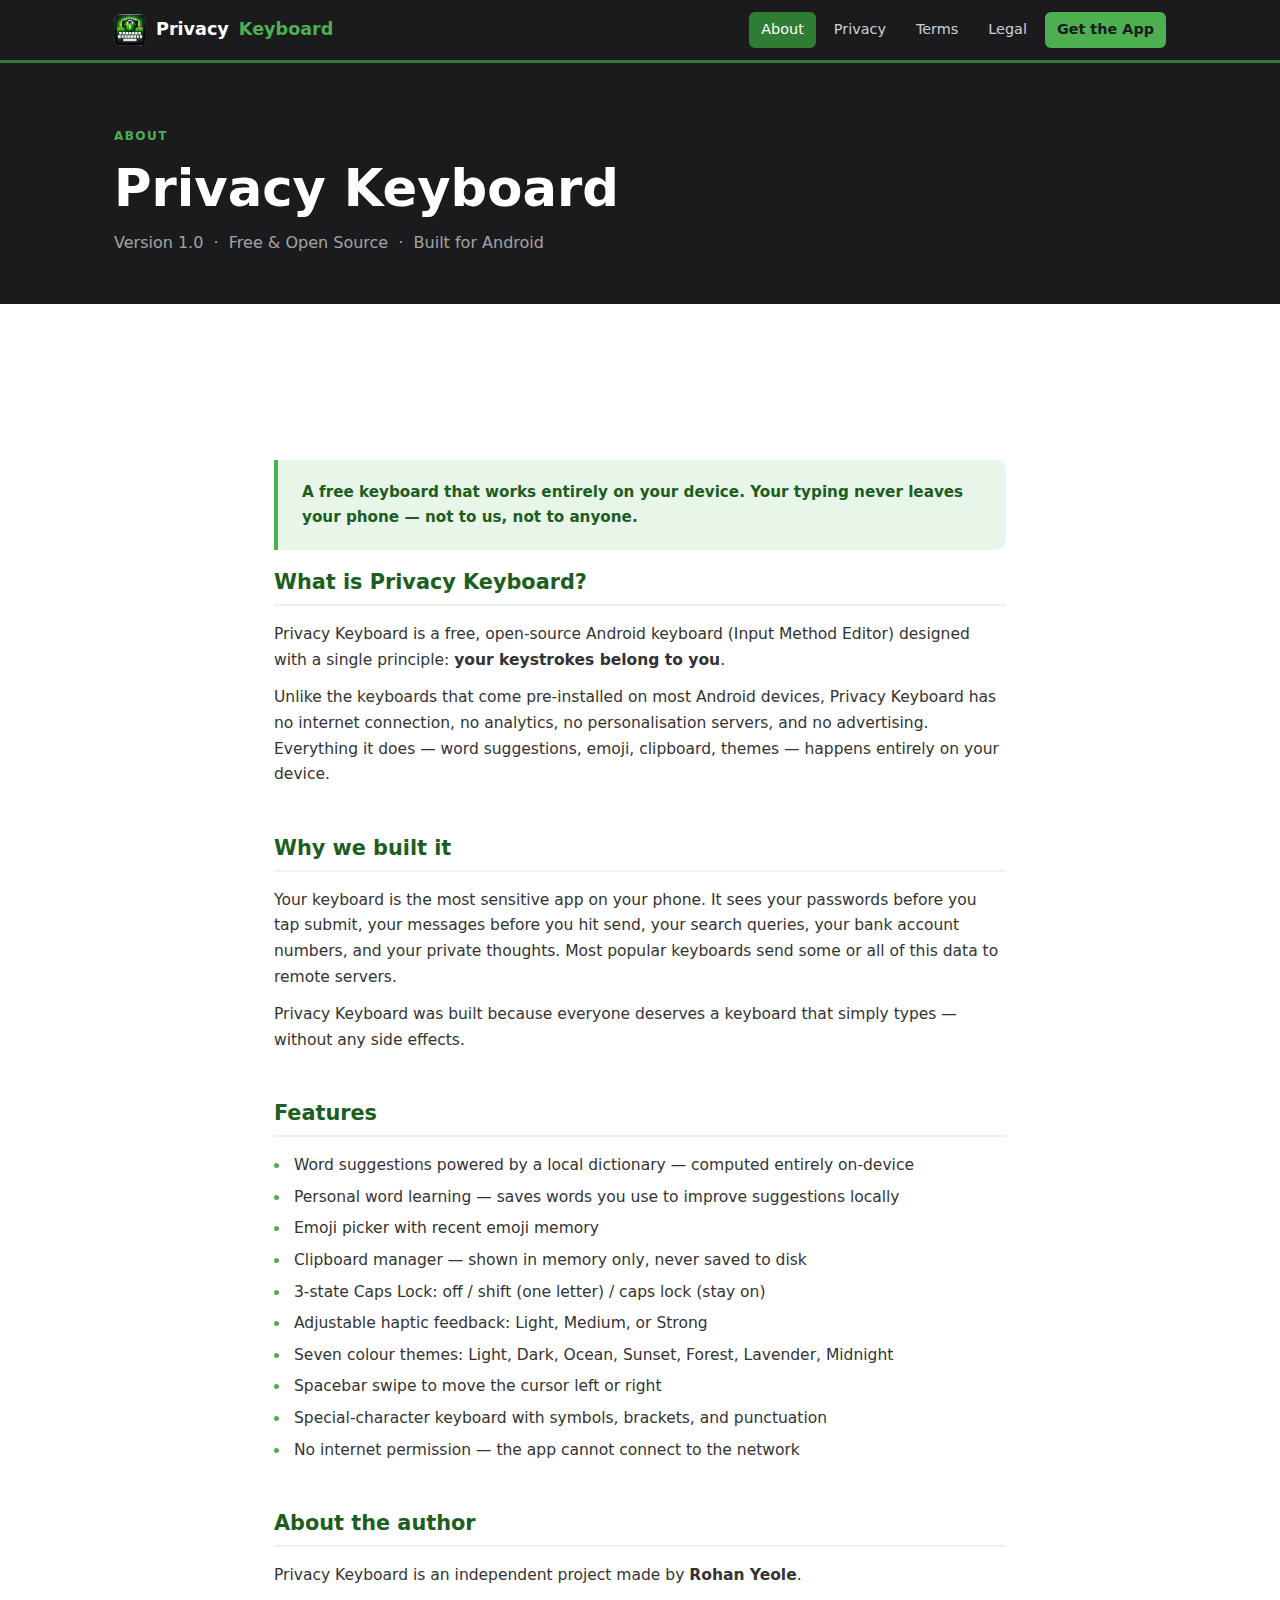
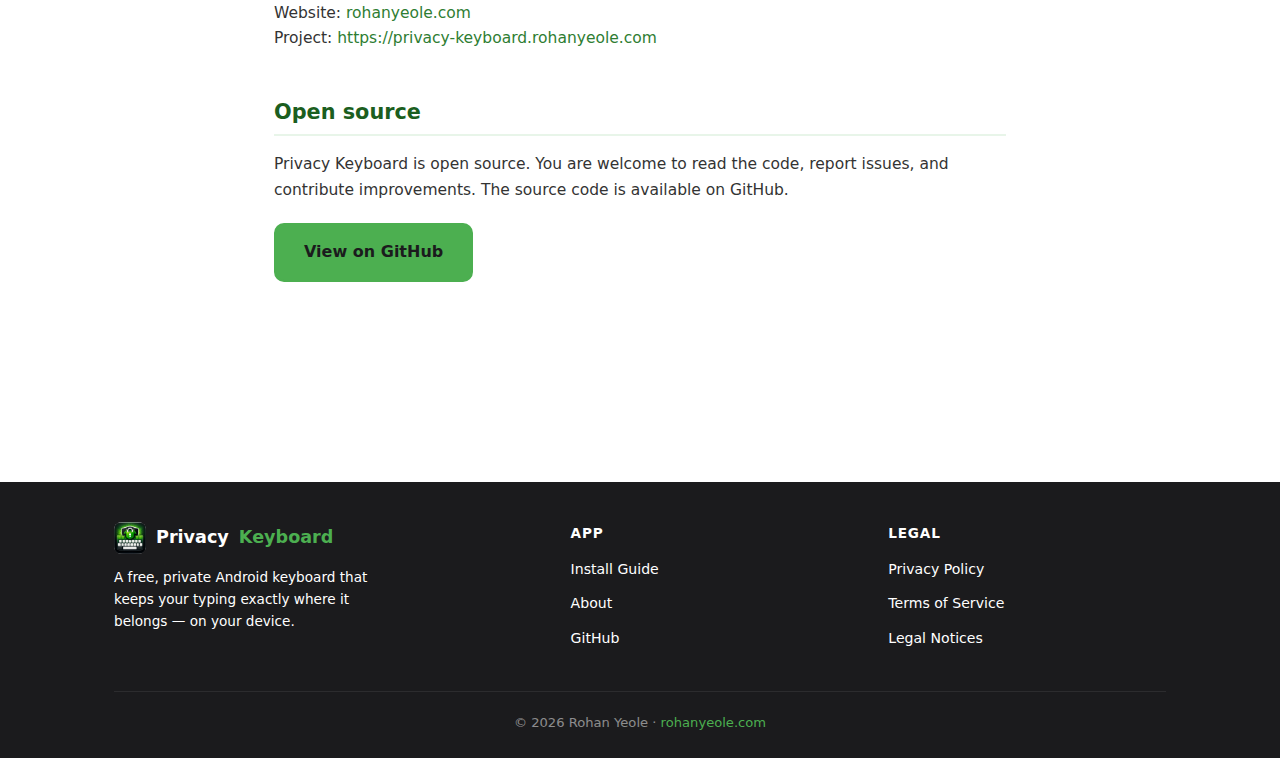
<file: website/about.html>
<!DOCTYPE html>
<html lang="en">
<head>
  <meta charset="UTF-8" />
  <meta name="viewport" content="width=device-width, initial-scale=1.0" />
  <title>About Privacy Keyboard — Free Private Android Keyboard by Rohan Yeole</title>
  <meta name="description" content="Learn about Privacy Keyboard — a free, open-source Android keyboard built by Rohan Yeole. Your typing never leaves your device. No ads, no tracking, no internet.">
  <meta name="author" content="Rohan Yeole">
  <meta name="robots" content="index, follow">
  <meta name="theme-color" content="#1B5E20">
  <link rel="canonical" href="https://privacy-keyboard.rohanyeole.com/about.html" />
  <link rel="icon" href="media/privacy-keyboard.png" />

  <!-- Open Graph -->
  <meta property="og:type" content="website" />
  <meta property="og:site_name" content="Privacy Keyboard" />
  <meta property="og:title" content="About Privacy Keyboard — Free Private Android Keyboard" />
  <meta property="og:description" content="A free, open-source Android keyboard built by Rohan Yeole. Your typing never leaves your device. No ads, no tracking, no internet." />
  <meta property="og:url" content="https://privacy-keyboard.rohanyeole.com/about.html" />
  <meta property="og:image" content="https://privacy-keyboard.rohanyeole.com/media/og-image.png" />
  <meta property="og:image:width" content="1200" />
  <meta property="og:image:height" content="630" />
  <meta property="og:image:alt" content="Privacy Keyboard app" />
  <meta property="og:locale" content="en_US" />

  <!-- Twitter Card -->
  <meta name="twitter:card" content="summary_large_image" />
  <meta name="twitter:title" content="About Privacy Keyboard" />
  <meta name="twitter:description" content="A free, open-source Android keyboard built by Rohan Yeole. Your typing never leaves your device." />
  <meta name="twitter:image" content="https://privacy-keyboard.rohanyeole.com/media/og-image.png" />

  <!-- Structured Data -->
  <script type="application/ld+json">
  {
    "@context": "https://schema.org",
    "@type": "WebPage",
    "@id": "https://privacy-keyboard.rohanyeole.com/about.html",
    "url": "https://privacy-keyboard.rohanyeole.com/about.html",
    "name": "About Privacy Keyboard",
    "description": "Learn about Privacy Keyboard — a free, open-source Android keyboard built by Rohan Yeole.",
    "isPartOf": { "@id": "https://privacy-keyboard.rohanyeole.com/#website" },
    "author": {
      "@type": "Person",
      "name": "Rohan Yeole",
      "url": "https://rohanyeole.com"
    }
  }
  </script>

  <link rel="stylesheet" href="css/style.css" />
</head>
<body>

<nav>
  <div class="container nav-inner">
    <a href="index.html" class="nav-logo">
      <img src="media/privacy-keyboard.png" alt="Privacy Keyboard icon" />
      Privacy<span class="logo-dot">Keyboard</span>
    </a>
    <div class="nav-links">
      <a href="about.html" class="active">About</a>
      <a href="privacy.html">Privacy</a>
      <a href="terms.html">Terms</a>
      <a href="legal.html">Legal</a>
      <a href="index.html#install" class="nav-cta">Get the App</a>
    </div>
  </div>
</nav>

<section class="info-hero">
  <div class="container">
    <p class="section-label">About</p>
    <h1>Privacy Keyboard</h1>
    <p class="subtitle">Version 1.0 &nbsp;·&nbsp; Free &amp; Open Source &nbsp;·&nbsp; Built for Android</p>
  </div>
</section>

<section class="info-body">
  <div class="container">

    <div class="info-callout">
      A free keyboard that works entirely on your device. Your typing never leaves your phone — not to us, not to anyone.
    </div>

    <div class="info-section">
      <h2>What is Privacy Keyboard?</h2>
      <p>Privacy Keyboard is a free, open-source Android keyboard (Input Method Editor) designed with a single principle: <strong>your keystrokes belong to you</strong>.</p>
      <p>Unlike the keyboards that come pre-installed on most Android devices, Privacy Keyboard has no internet connection, no analytics, no personalisation servers, and no advertising. Everything it does — word suggestions, emoji, clipboard, themes — happens entirely on your device.</p>
    </div>

    <div class="info-section">
      <h2>Why we built it</h2>
      <p>Your keyboard is the most sensitive app on your phone. It sees your passwords before you tap submit, your messages before you hit send, your search queries, your bank account numbers, and your private thoughts. Most popular keyboards send some or all of this data to remote servers.</p>
      <p>Privacy Keyboard was built because everyone deserves a keyboard that simply types — without any side effects.</p>
    </div>

    <div class="info-section">
      <h2>Features</h2>
      <ul>
        <li>Word suggestions powered by a local dictionary — computed entirely on-device</li>
        <li>Personal word learning — saves words you use to improve suggestions locally</li>
        <li>Emoji picker with recent emoji memory</li>
        <li>Clipboard manager — shown in memory only, never saved to disk</li>
        <li>3-state Caps Lock: off / shift (one letter) / caps lock (stay on)</li>
        <li>Adjustable haptic feedback: Light, Medium, or Strong</li>
        <li>Seven colour themes: Light, Dark, Ocean, Sunset, Forest, Lavender, Midnight</li>
        <li>Spacebar swipe to move the cursor left or right</li>
        <li>Special-character keyboard with symbols, brackets, and punctuation</li>
        <li>No internet permission — the app cannot connect to the network</li>
      </ul>
    </div>

    <div class="info-section">
      <h2>About the author</h2>
      <p>Privacy Keyboard is an independent project made by <strong>Rohan Yeole</strong>.</p>
      <p>
        Website: <a href="https://rohanyeole.com" target="_blank" rel="noopener">rohanyeole.com</a><br>
        Project: <a href="https://privacy-keyboard.rohanyeole.com">https://privacy-keyboard.rohanyeole.com</a>
      </p>
    </div>

    <div class="info-section">
      <h2>Open source</h2>
      <p>Privacy Keyboard is open source. You are welcome to read the code, report issues, and contribute improvements. The source code is available on GitHub.</p>
      <p><a href="https://github.com/yeole-rohan/Privacy-Keyboard" target="_blank" rel="noopener" class="btn btn-primary"
          style="display:inline-block; margin-top:8px;">View on GitHub</a></p>
    </div>

  </div>
</section>

<footer>
  <div class="container">
    <div class="footer-inner">
      <div class="footer-brand">
        <a href="index.html" class="nav-logo">
          <img src="media/privacy-keyboard.png" alt="" />
          Privacy<span class="logo-dot">Keyboard</span>
        </a>
        <p>A free, private Android keyboard that keeps your typing exactly where it belongs — on your device.</p>
      </div>
      <div class="footer-links">
        <h4>App</h4>
        <ul>
          <li><a href="index.html#install">Install Guide</a></li>
          <li><a href="about.html">About</a></li>
          <li><a href="https://github.com/yeole-rohan/Privacy-Keyboard" target="_blank" rel="noopener">GitHub</a></li>
        </ul>
      </div>
      <div class="footer-links">
        <h4>Legal</h4>
        <ul>
          <li><a href="privacy.html">Privacy Policy</a></li>
          <li><a href="terms.html">Terms of Service</a></li>
          <li><a href="legal.html">Legal Notices</a></li>
        </ul>
      </div>
    </div>
    <div class="footer-bottom">
      <span>© 2026 Rohan Yeole · <a href="https://rohanyeole.com" target="_blank" rel="noopener">rohanyeole.com</a></span>
    </div>
  </div>
</footer>

</body>
</html>
</file>
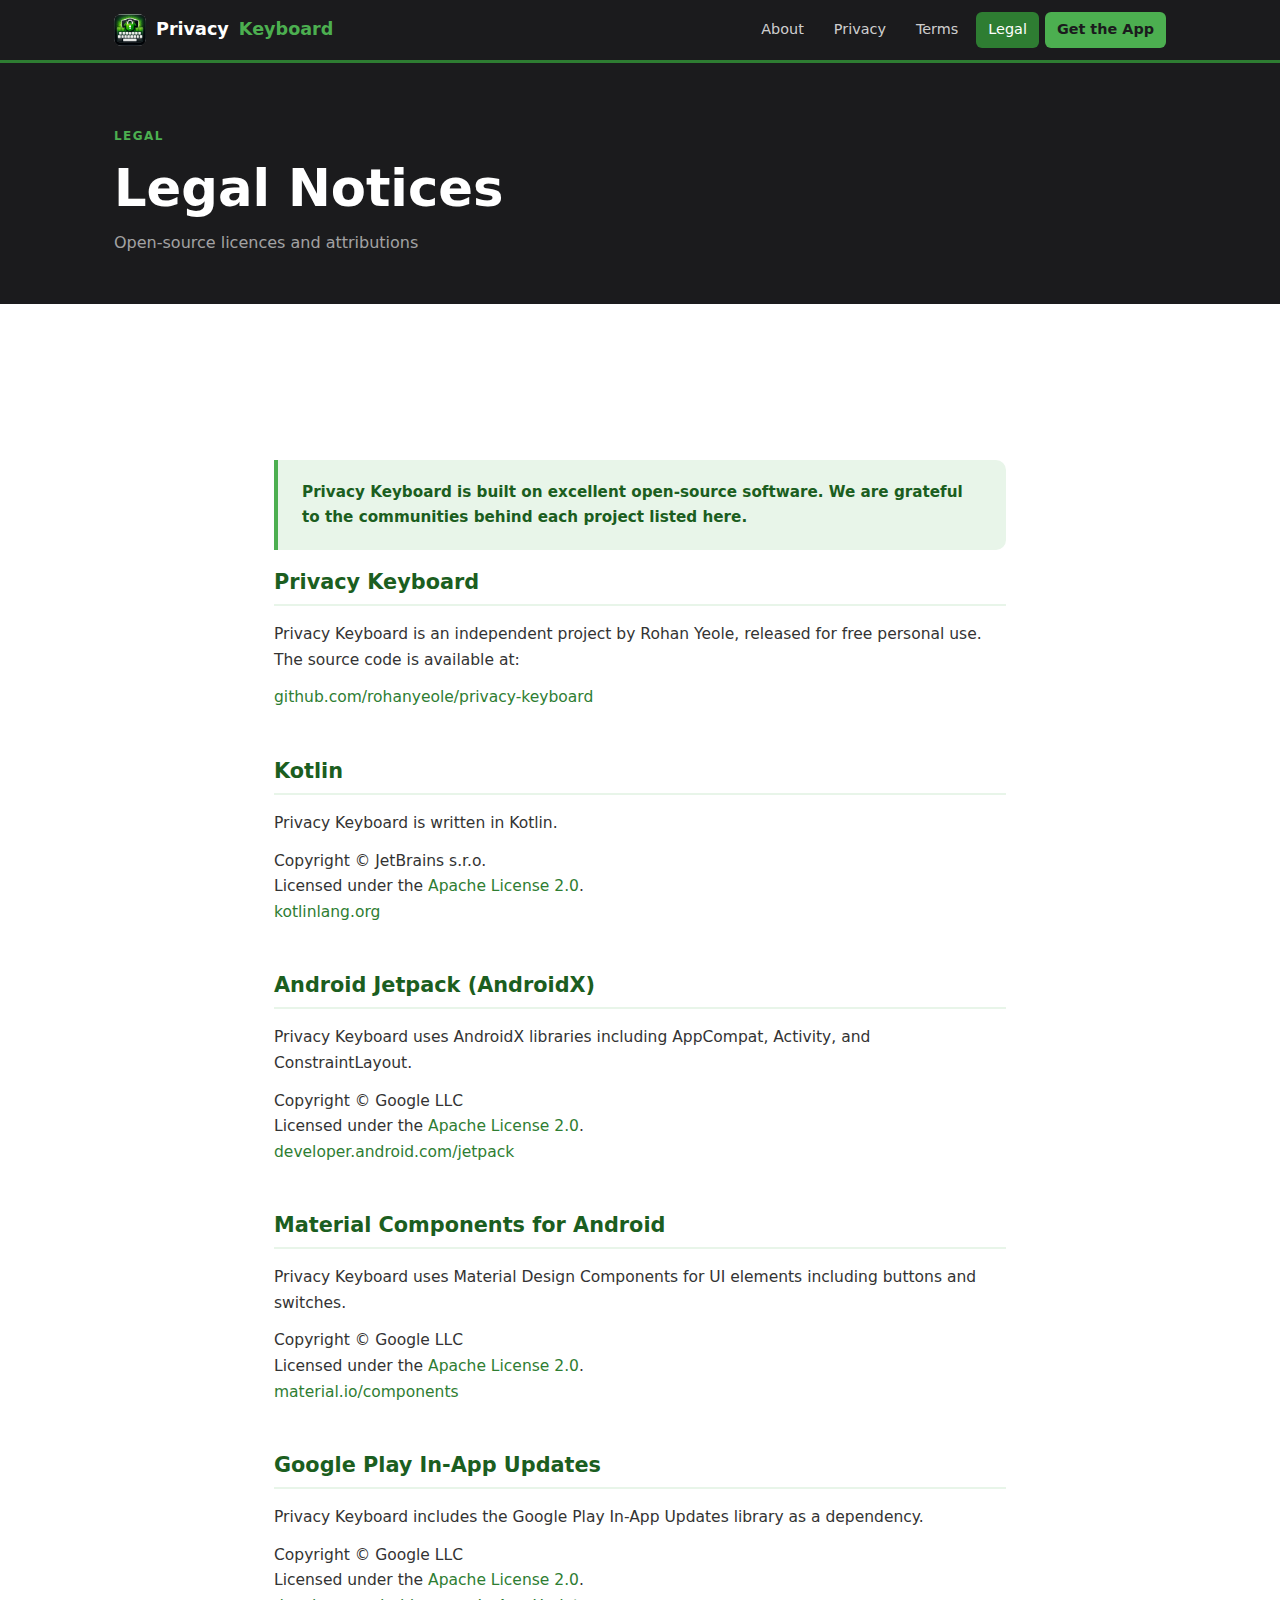
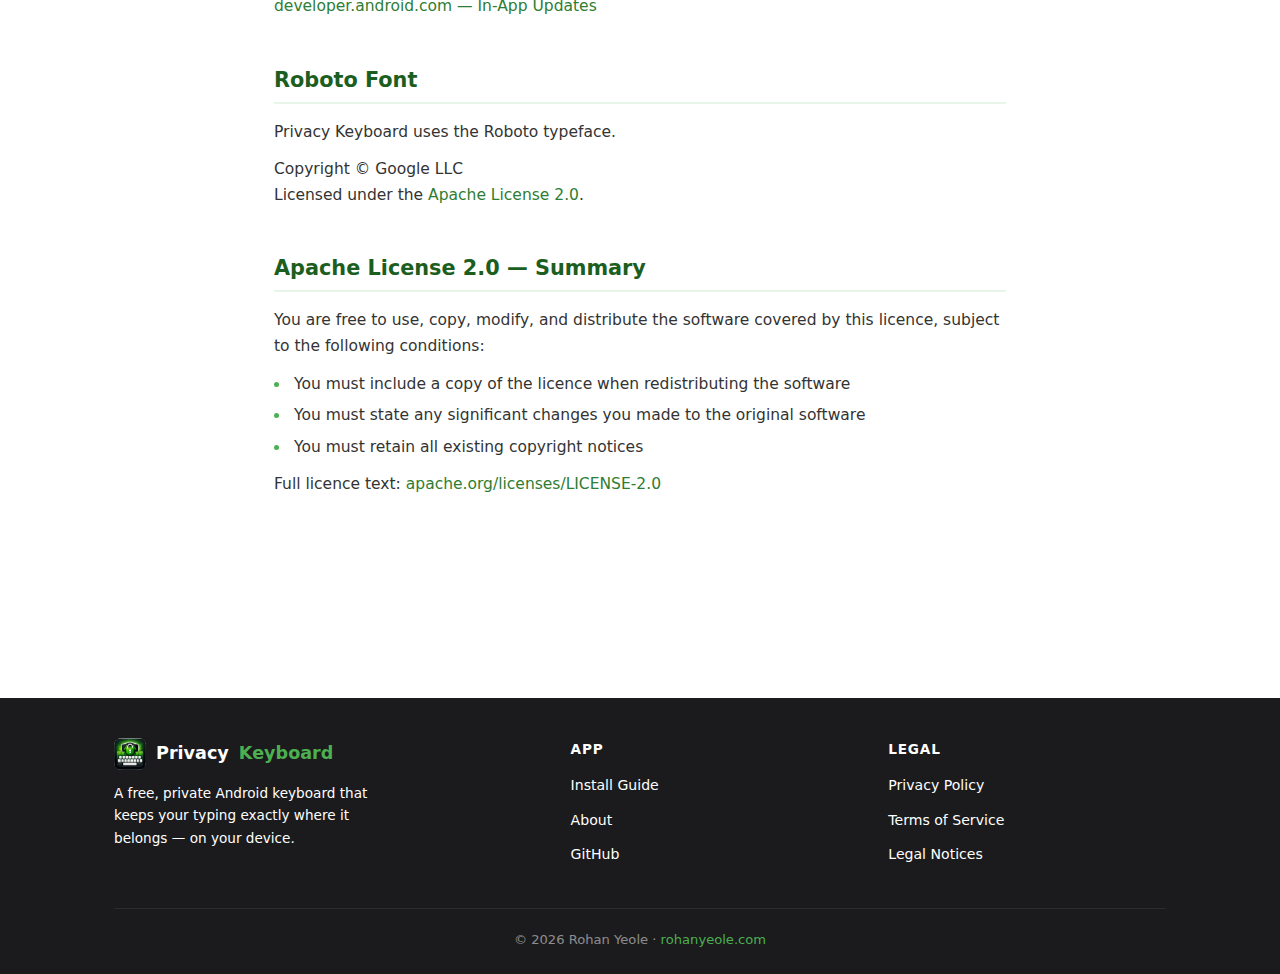
<file: website/legal.html>
<!DOCTYPE html>
<html lang="en">
<head>
  <meta charset="UTF-8" />
  <meta name="viewport" content="width=device-width, initial-scale=1.0" />
  <title>Legal Notices — Privacy Keyboard | Open-Source Licences</title>
  <meta name="description" content="Open-source licences and attributions for Privacy Keyboard. Built with Kotlin, AndroidX, Material Components, and the Roboto font.">
  <meta name="author" content="Rohan Yeole">
  <meta name="robots" content="index, follow">
  <meta name="theme-color" content="#1B5E20">
  <link rel="canonical" href="https://privacy-keyboard.rohanyeole.com/legal.html" />
  <link rel="icon" href="media/privacy-keyboard.png" />

  <!-- Open Graph -->
  <meta property="og:type" content="website" />
  <meta property="og:site_name" content="Privacy Keyboard" />
  <meta property="og:title" content="Legal Notices — Privacy Keyboard" />
  <meta property="og:description" content="Open-source licences and attributions for Privacy Keyboard." />
  <meta property="og:url" content="https://privacy-keyboard.rohanyeole.com/legal.html" />
  <meta property="og:image" content="https://privacy-keyboard.rohanyeole.com/media/og-image.png" />
  <meta property="og:image:width" content="1200" />
  <meta property="og:image:height" content="630" />
  <meta property="og:locale" content="en_US" />

  <!-- Twitter Card -->
  <meta name="twitter:card" content="summary" />
  <meta name="twitter:title" content="Legal Notices — Privacy Keyboard" />
  <meta name="twitter:description" content="Open-source licences and attributions for Privacy Keyboard." />
  <meta name="twitter:image" content="https://privacy-keyboard.rohanyeole.com/media/og-image.png" />

  <!-- Structured Data -->
  <script type="application/ld+json">
  {
    "@context": "https://schema.org",
    "@type": "WebPage",
    "@id": "https://privacy-keyboard.rohanyeole.com/legal.html",
    "url": "https://privacy-keyboard.rohanyeole.com/legal.html",
    "name": "Legal Notices — Privacy Keyboard",
    "description": "Open-source licences and attributions for Privacy Keyboard.",
    "isPartOf": { "@id": "https://privacy-keyboard.rohanyeole.com/#website" }
  }
  </script>

  <link rel="stylesheet" href="css/style.css" />
</head>
<body>

<nav>
  <div class="container nav-inner">
    <a href="index.html" class="nav-logo">
      <img src="media/privacy-keyboard.png" alt="Privacy Keyboard icon" />
      Privacy<span class="logo-dot">Keyboard</span>
    </a>
    <div class="nav-links">
      <a href="about.html">About</a>
      <a href="privacy.html">Privacy</a>
      <a href="terms.html">Terms</a>
      <a href="legal.html" class="active">Legal</a>
      <a href="index.html#install" class="nav-cta">Get the App</a>
    </div>
  </div>
</nav>

<section class="info-hero">
  <div class="container">
    <p class="section-label">Legal</p>
    <h1>Legal Notices</h1>
    <p class="subtitle">Open-source licences and attributions</p>
  </div>
</section>

<section class="info-body">
  <div class="container">

    <div class="info-callout">
      Privacy Keyboard is built on excellent open-source software. We are grateful to the communities behind each project listed here.
    </div>

    <div class="info-section">
      <h2>Privacy Keyboard</h2>
      <p>Privacy Keyboard is an independent project by Rohan Yeole, released for free personal use. The source code is available at:</p>
      <p><a href="https://github.com/yeole-rohan/Privacy-Keyboard" target="_blank"
          rel="noopener">github.com/rohanyeole/privacy-keyboard</a></p>
    </div>

    <div class="info-section">
      <h2>Kotlin</h2>
      <p>Privacy Keyboard is written in Kotlin.</p>
      <p>Copyright © JetBrains s.r.o.<br>
      Licensed under the <a href="https://www.apache.org/licenses/LICENSE-2.0" target="_blank" rel="noopener">Apache License 2.0</a>.<br>
      <a href="https://kotlinlang.org" target="_blank" rel="noopener">kotlinlang.org</a></p>
    </div>

    <div class="info-section">
      <h2>Android Jetpack (AndroidX)</h2>
      <p>Privacy Keyboard uses AndroidX libraries including AppCompat, Activity, and ConstraintLayout.</p>
      <p>Copyright © Google LLC<br>
      Licensed under the <a href="https://www.apache.org/licenses/LICENSE-2.0" target="_blank" rel="noopener">Apache License 2.0</a>.<br>
      <a href="https://developer.android.com/jetpack" target="_blank" rel="noopener">developer.android.com/jetpack</a></p>
    </div>

    <div class="info-section">
      <h2>Material Components for Android</h2>
      <p>Privacy Keyboard uses Material Design Components for UI elements including buttons and switches.</p>
      <p>Copyright © Google LLC<br>
      Licensed under the <a href="https://www.apache.org/licenses/LICENSE-2.0" target="_blank" rel="noopener">Apache License 2.0</a>.<br>
      <a href="https://material.io/components" target="_blank" rel="noopener">material.io/components</a></p>
    </div>

    <div class="info-section">
      <h2>Google Play In-App Updates</h2>
      <p>Privacy Keyboard includes the Google Play In-App Updates library as a dependency.</p>
      <p>Copyright © Google LLC<br>
      Licensed under the <a href="https://www.apache.org/licenses/LICENSE-2.0" target="_blank" rel="noopener">Apache License 2.0</a>.<br>
      <a href="https://developer.android.com/guide/playcore/in-app-updates" target="_blank" rel="noopener">developer.android.com — In-App Updates</a></p>
    </div>

    <div class="info-section">
      <h2>Roboto Font</h2>
      <p>Privacy Keyboard uses the Roboto typeface.</p>
      <p>Copyright © Google LLC<br>
      Licensed under the <a href="https://www.apache.org/licenses/LICENSE-2.0" target="_blank" rel="noopener">Apache License 2.0</a>.</p>
    </div>

    <div class="info-section">
      <h2>Apache License 2.0 — Summary</h2>
      <p>You are free to use, copy, modify, and distribute the software covered by this licence, subject to the following conditions:</p>
      <ul>
        <li>You must include a copy of the licence when redistributing the software</li>
        <li>You must state any significant changes you made to the original software</li>
        <li>You must retain all existing copyright notices</li>
      </ul>
      <p>Full licence text: <a href="https://www.apache.org/licenses/LICENSE-2.0" target="_blank" rel="noopener">apache.org/licenses/LICENSE-2.0</a></p>
    </div>

  </div>
</section>

<footer>
  <div class="container">
    <div class="footer-inner">
      <div class="footer-brand">
        <a href="index.html" class="nav-logo">
          <img src="media/privacy-keyboard.png" alt="" />
          Privacy<span class="logo-dot">Keyboard</span>
        </a>
        <p>A free, private Android keyboard that keeps your typing exactly where it belongs — on your device.</p>
      </div>
      <div class="footer-links">
        <h4>App</h4>
        <ul>
          <li><a href="index.html#install">Install Guide</a></li>
          <li><a href="about.html">About</a></li>
          <li><a href="https://github.com/yeole-rohan/Privacy-Keyboard" target="_blank" rel="noopener">GitHub</a></li>
        </ul>
      </div>
      <div class="footer-links">
        <h4>Legal</h4>
        <ul>
          <li><a href="privacy.html">Privacy Policy</a></li>
          <li><a href="terms.html">Terms of Service</a></li>
          <li><a href="legal.html">Legal Notices</a></li>
        </ul>
      </div>
    </div>
    <div class="footer-bottom">
      <span>© 2026 Rohan Yeole · <a href="https://rohanyeole.com" target="_blank" rel="noopener">rohanyeole.com</a></span>
      
    </div>
  </div>
</footer>

</body>
</html>
</file>
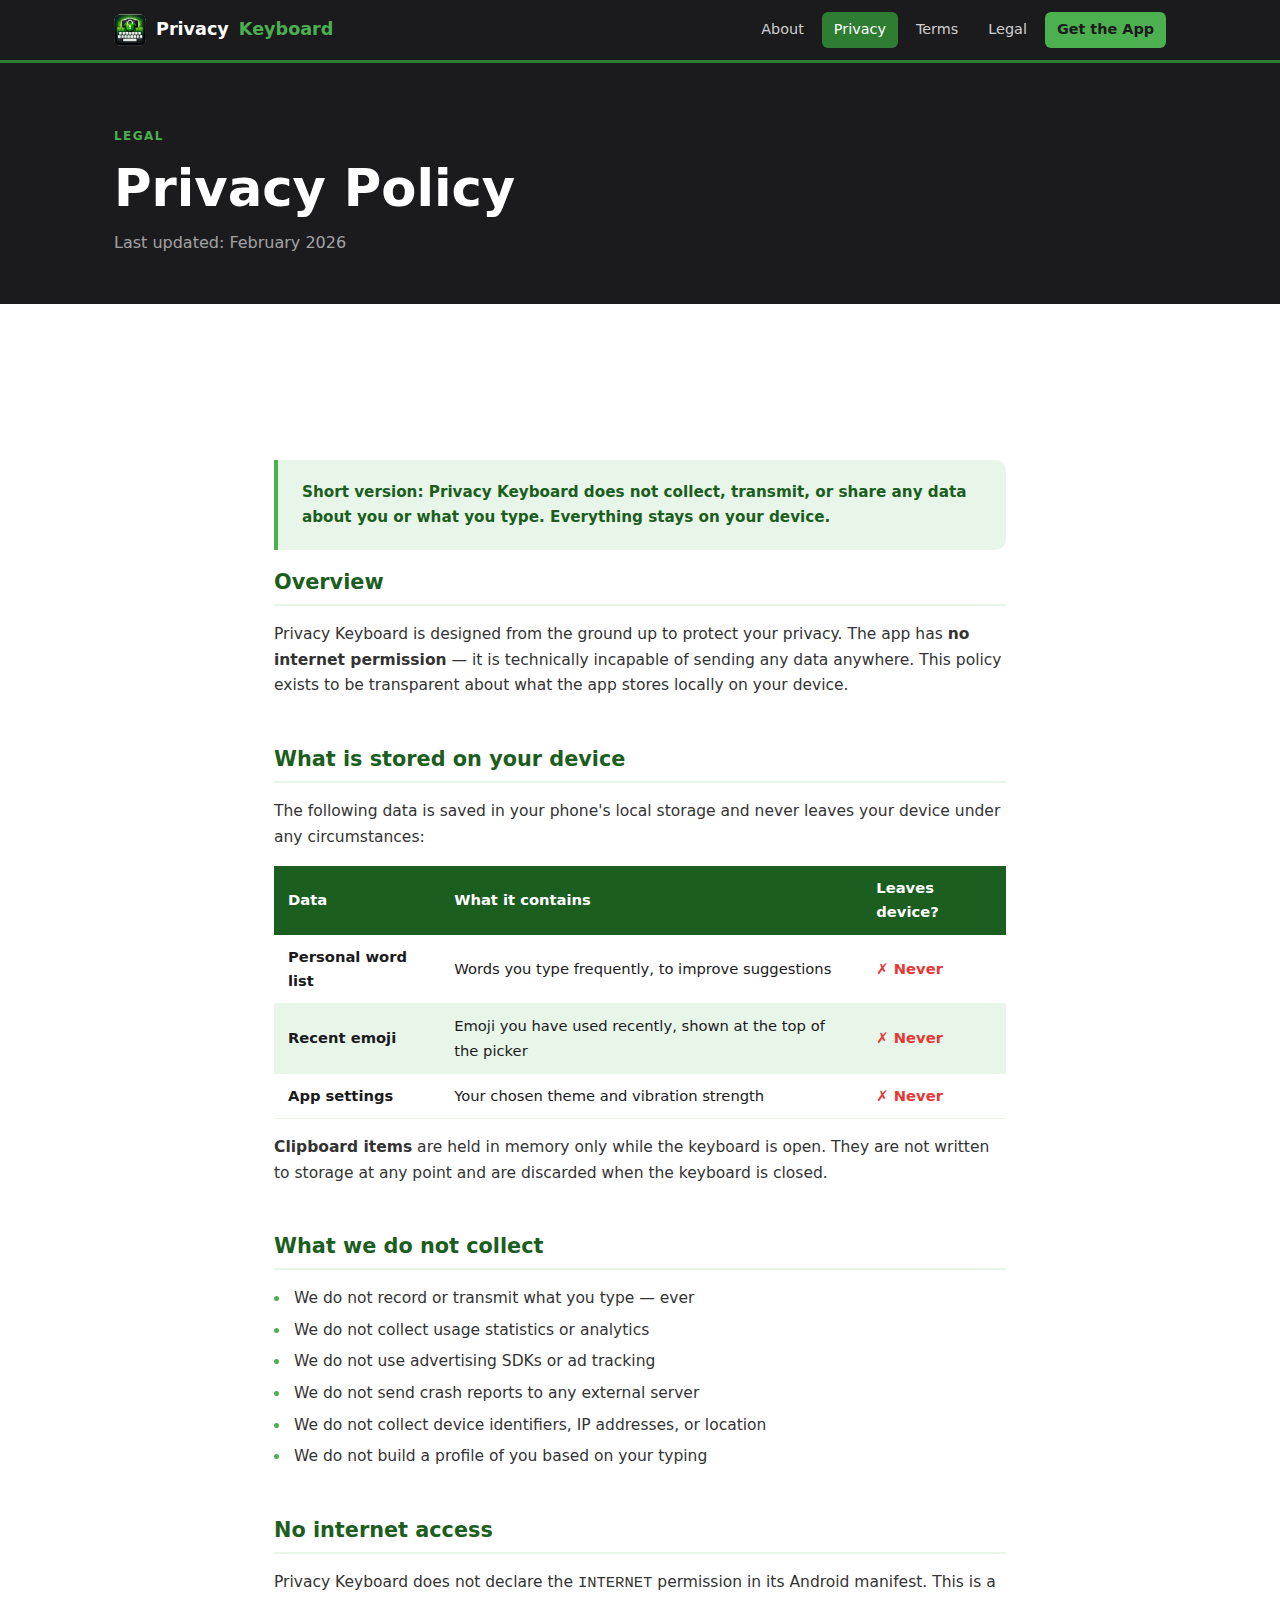
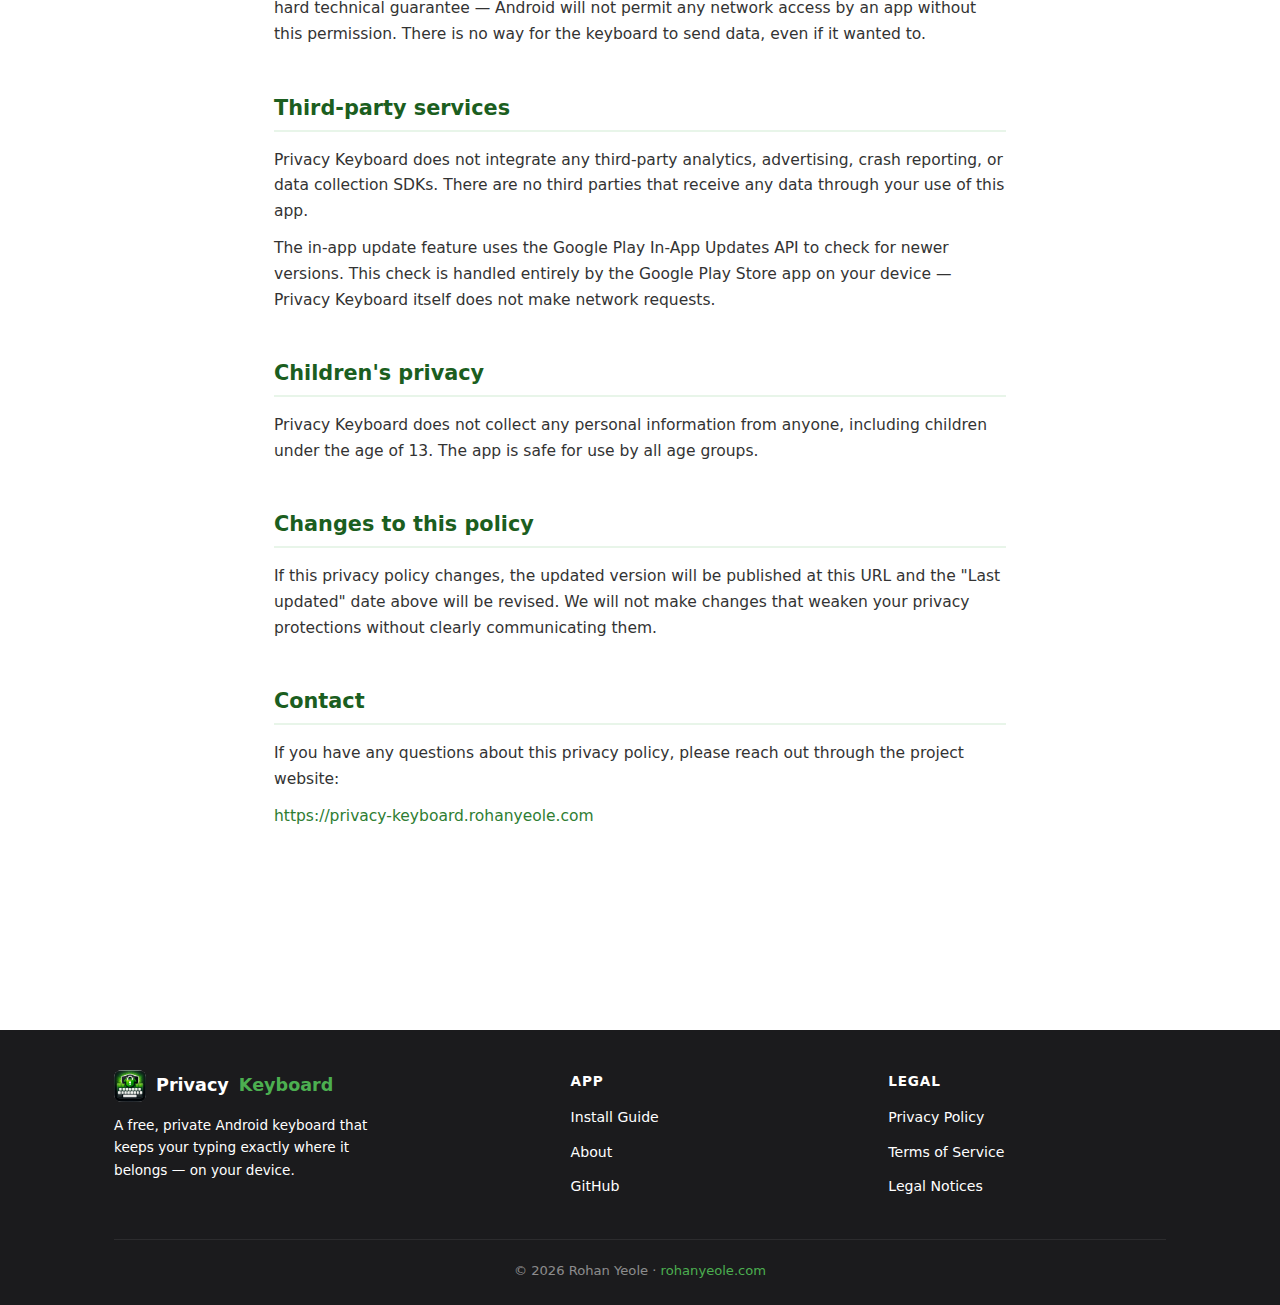
<file: website/privacy.html>
<!DOCTYPE html>
<html lang="en">
<head>
  <meta charset="UTF-8" />
  <meta name="viewport" content="width=device-width, initial-scale=1.0" />
  <title>Privacy Policy — Privacy Keyboard | Zero Data Collection</title>
  <meta name="description" content="Privacy Keyboard collects no data. The app has no internet permission and is technically incapable of sending anything anywhere. Read the full policy.">
  <meta name="author" content="Rohan Yeole">
  <meta name="robots" content="index, follow">
  <meta name="theme-color" content="#1B5E20">
  <link rel="canonical" href="https://privacy-keyboard.rohanyeole.com/privacy.html" />
  <link rel="icon" href="media/privacy-keyboard.png" />

  <!-- Open Graph -->
  <meta property="og:type" content="website" />
  <meta property="og:site_name" content="Privacy Keyboard" />
  <meta property="og:title" content="Privacy Policy — Privacy Keyboard | Zero Data Collection" />
  <meta property="og:description" content="Privacy Keyboard collects no data. No internet permission — the app cannot send anything anywhere." />
  <meta property="og:url" content="https://privacy-keyboard.rohanyeole.com/privacy.html" />
  <meta property="og:image" content="https://privacy-keyboard.rohanyeole.com/media/og-image.png" />
  <meta property="og:image:width" content="1200" />
  <meta property="og:image:height" content="630" />
  <meta property="og:locale" content="en_US" />

  <!-- Twitter Card -->
  <meta name="twitter:card" content="summary" />
  <meta name="twitter:title" content="Privacy Policy — Privacy Keyboard" />
  <meta name="twitter:description" content="Privacy Keyboard collects no data. No internet permission — the app cannot send anything anywhere." />
  <meta name="twitter:image" content="https://privacy-keyboard.rohanyeole.com/media/og-image.png" />

  <!-- Structured Data -->
  <script type="application/ld+json">
  {
    "@context": "https://schema.org",
    "@type": "WebPage",
    "@id": "https://privacy-keyboard.rohanyeole.com/privacy.html",
    "url": "https://privacy-keyboard.rohanyeole.com/privacy.html",
    "name": "Privacy Policy — Privacy Keyboard",
    "description": "Privacy Keyboard collects no data. The app has no internet permission.",
    "isPartOf": { "@id": "https://privacy-keyboard.rohanyeole.com/#website" },
    "dateModified": "2026-02-01"
  }
  </script>

  <link rel="stylesheet" href="css/style.css" />
</head>
<body>

<nav>
  <div class="container nav-inner">
    <a href="index.html" class="nav-logo">
      <img src="media/privacy-keyboard.png" alt="Privacy Keyboard icon" />
      Privacy<span class="logo-dot">Keyboard</span>
    </a>
    <div class="nav-links">
      <a href="about.html">About</a>
      <a href="privacy.html" class="active">Privacy</a>
      <a href="terms.html">Terms</a>
      <a href="legal.html">Legal</a>
      <a href="index.html#install" class="nav-cta">Get the App</a>
    </div>
  </div>
</nav>

<section class="info-hero">
  <div class="container">
    <p class="section-label">Legal</p>
    <h1>Privacy Policy</h1>
    <p class="subtitle">Last updated: February 2026</p>
  </div>
</section>

<section class="info-body">
  <div class="container">

    <div class="info-callout">
      Short version: Privacy Keyboard does not collect, transmit, or share any data about you or what you type. Everything stays on your device.
    </div>

    <div class="info-section">
      <h2>Overview</h2>
      <p>Privacy Keyboard is designed from the ground up to protect your privacy. The app has <strong>no internet permission</strong> — it is technically incapable of sending any data anywhere. This policy exists to be transparent about what the app stores locally on your device.</p>
    </div>

    <div class="info-section">
      <h2>What is stored on your device</h2>
      <p>The following data is saved in your phone's local storage and never leaves your device under any circumstances:</p>

      <table class="data-table">
        <thead>
          <tr>
            <th>Data</th>
            <th>What it contains</th>
            <th>Leaves device?</th>
          </tr>
        </thead>
        <tbody>
          <tr>
            <td><strong>Personal word list</strong></td>
            <td>Words you type frequently, to improve suggestions</td>
            <td><span class="cross">✗ Never</span></td>
          </tr>
          <tr>
            <td><strong>Recent emoji</strong></td>
            <td>Emoji you have used recently, shown at the top of the picker</td>
            <td><span class="cross">✗ Never</span></td>
          </tr>
          <tr>
            <td><strong>App settings</strong></td>
            <td>Your chosen theme and vibration strength</td>
            <td><span class="cross">✗ Never</span></td>
          </tr>
        </tbody>
      </table>

      <p><strong>Clipboard items</strong> are held in memory only while the keyboard is open. They are not written to storage at any point and are discarded when the keyboard is closed.</p>
    </div>

    <div class="info-section">
      <h2>What we do not collect</h2>
      <ul>
        <li>We do not record or transmit what you type — ever</li>
        <li>We do not collect usage statistics or analytics</li>
        <li>We do not use advertising SDKs or ad tracking</li>
        <li>We do not send crash reports to any external server</li>
        <li>We do not collect device identifiers, IP addresses, or location</li>
        <li>We do not build a profile of you based on your typing</li>
      </ul>
    </div>

    <div class="info-section">
      <h2>No internet access</h2>
      <p>Privacy Keyboard does not declare the <code>INTERNET</code> permission in its Android manifest. This is a hard technical guarantee — Android will not permit any network access by an app without this permission. There is no way for the keyboard to send data, even if it wanted to.</p>
    </div>

    <div class="info-section">
      <h2>Third-party services</h2>
      <p>Privacy Keyboard does not integrate any third-party analytics, advertising, crash reporting, or data collection SDKs. There are no third parties that receive any data through your use of this app.</p>
      <p>The in-app update feature uses the Google Play In-App Updates API to check for newer versions. This check is handled entirely by the Google Play Store app on your device — Privacy Keyboard itself does not make network requests.</p>
    </div>

    <div class="info-section">
      <h2>Children's privacy</h2>
      <p>Privacy Keyboard does not collect any personal information from anyone, including children under the age of 13. The app is safe for use by all age groups.</p>
    </div>

    <div class="info-section">
      <h2>Changes to this policy</h2>
      <p>If this privacy policy changes, the updated version will be published at this URL and the "Last updated" date above will be revised. We will not make changes that weaken your privacy protections without clearly communicating them.</p>
    </div>

    <div class="info-section">
      <h2>Contact</h2>
      <p>If you have any questions about this privacy policy, please reach out through the project website:</p>
      <p><a href="https://privacy-keyboard.rohanyeole.com">https://privacy-keyboard.rohanyeole.com</a></p>
    </div>

  </div>
</section>

<footer>
  <div class="container">
    <div class="footer-inner">
      <div class="footer-brand">
        <a href="index.html" class="nav-logo">
          <img src="media/privacy-keyboard.png" alt="" />
          Privacy<span class="logo-dot">Keyboard</span>
        </a>
        <p>A free, private Android keyboard that keeps your typing exactly where it belongs — on your device.</p>
      </div>
      <div class="footer-links">
        <h4>App</h4>
        <ul>
          <li><a href="index.html#install">Install Guide</a></li>
          <li><a href="about.html">About</a></li>
          <li><a href="https://github.com/yeole-rohan/Privacy-Keyboard" target="_blank" rel="noopener">GitHub</a></li>
        </ul>
      </div>
      <div class="footer-links">
        <h4>Legal</h4>
        <ul>
          <li><a href="privacy.html">Privacy Policy</a></li>
          <li><a href="terms.html">Terms of Service</a></li>
          <li><a href="legal.html">Legal Notices</a></li>
        </ul>
      </div>
    </div>
    <div class="footer-bottom">
      <span>© 2026 Rohan Yeole · <a href="https://rohanyeole.com" target="_blank" rel="noopener">rohanyeole.com</a></span>
      
    </div>
  </div>
</footer>

</body>
</html>
</file>
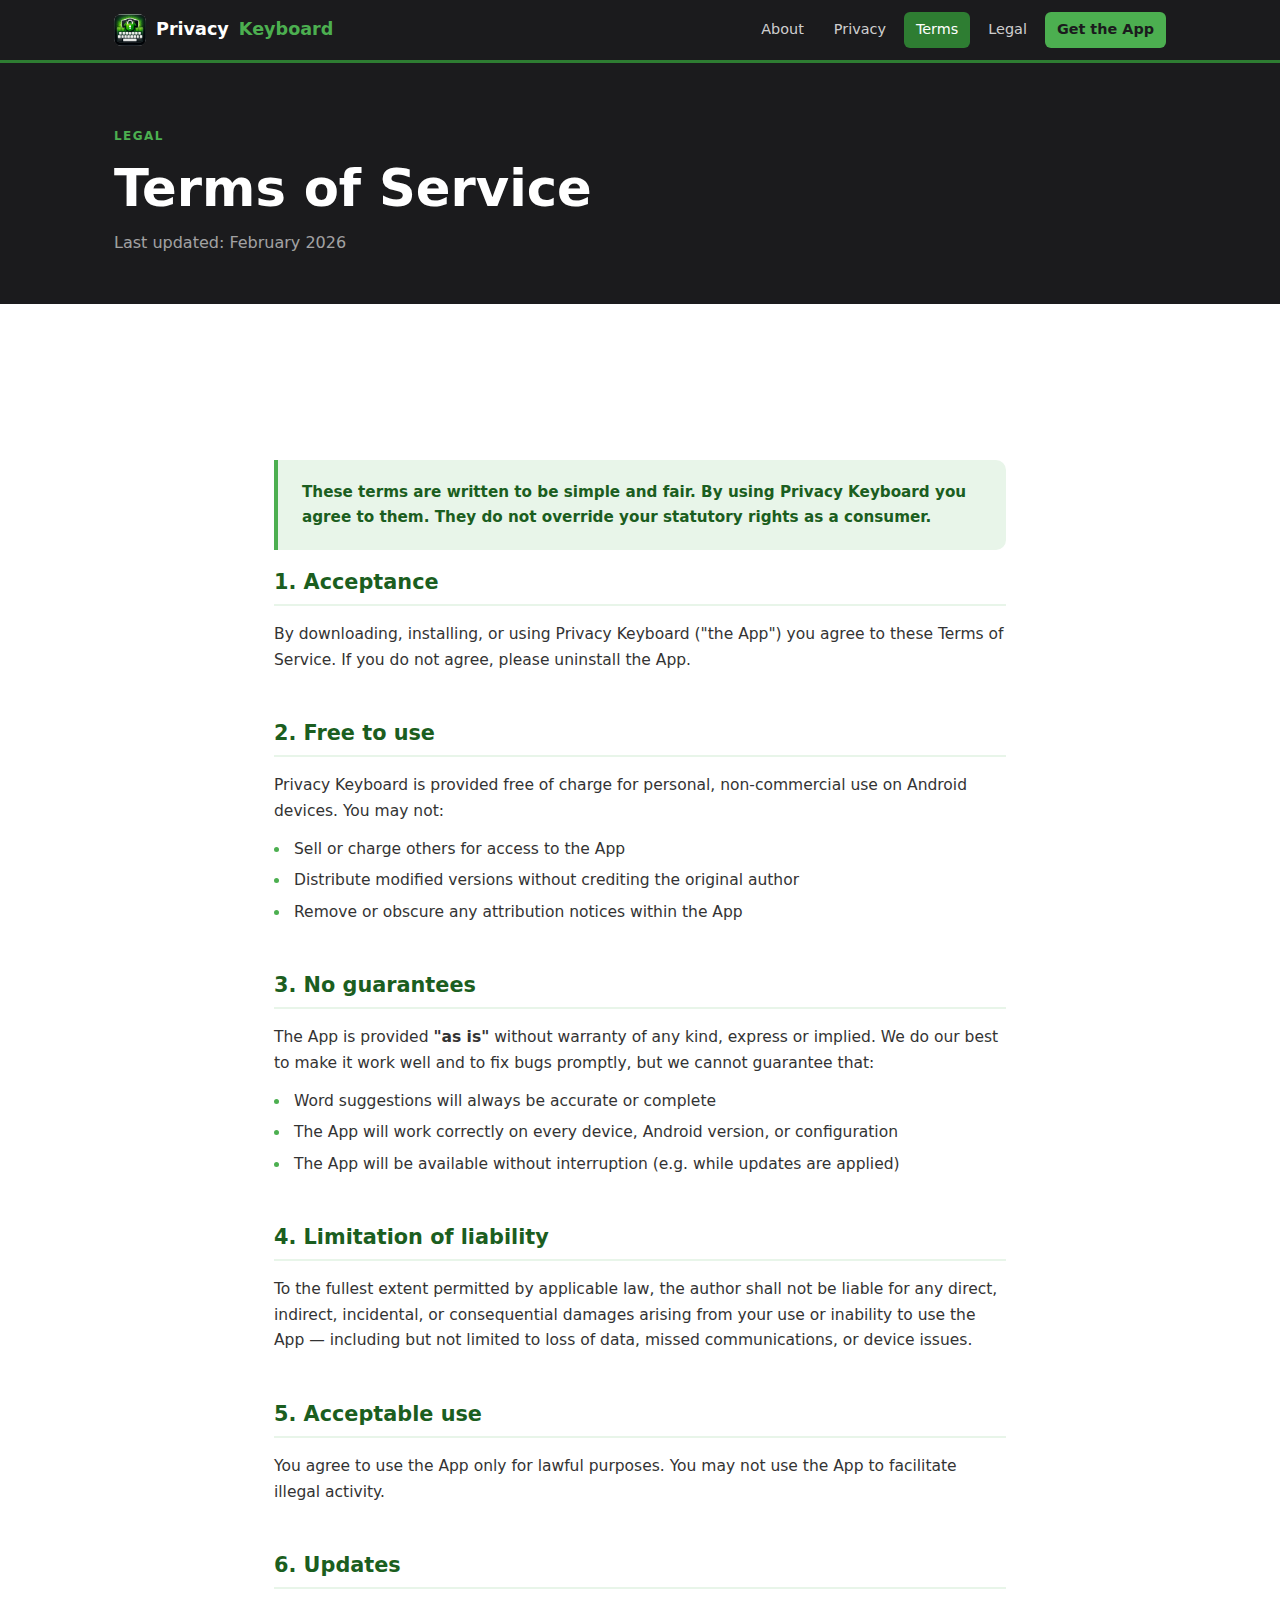
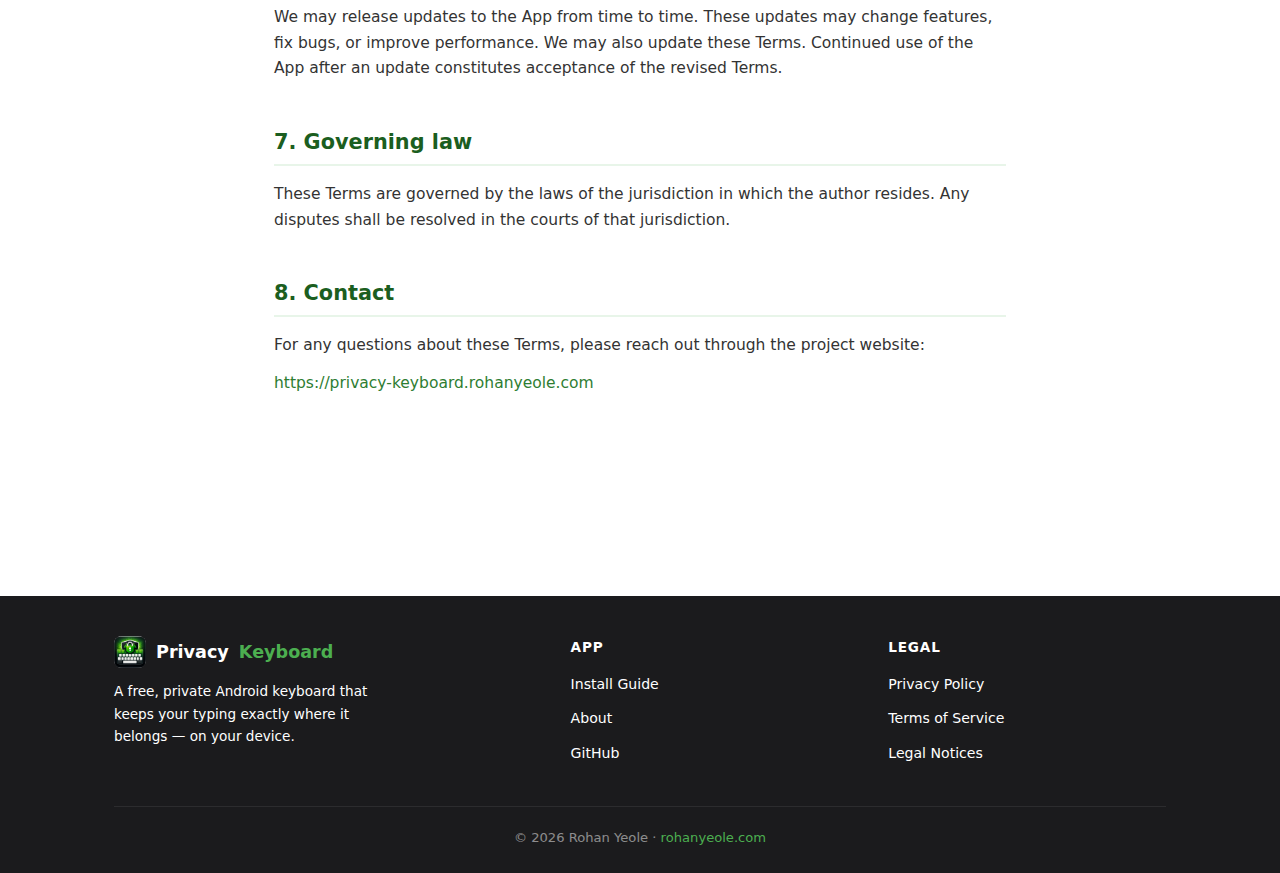
<file: website/terms.html>
<!DOCTYPE html>
<html lang="en">
<head>
  <meta charset="UTF-8" />
  <meta name="viewport" content="width=device-width, initial-scale=1.0" />
  <title>Terms of Service — Privacy Keyboard</title>
  <meta name="description" content="Simple, plain-language terms of service for Privacy Keyboard. Free for personal use. No warranties. These terms do not override your statutory rights as a consumer.">
  <meta name="author" content="Rohan Yeole">
  <meta name="robots" content="index, follow">
  <meta name="theme-color" content="#1B5E20">
  <link rel="canonical" href="https://privacy-keyboard.rohanyeole.com/terms.html" />
  <link rel="icon" href="media/privacy-keyboard.png" />

  <!-- Open Graph -->
  <meta property="og:type" content="website" />
  <meta property="og:site_name" content="Privacy Keyboard" />
  <meta property="og:title" content="Terms of Service — Privacy Keyboard" />
  <meta property="og:description" content="Simple, plain-language terms of service for Privacy Keyboard. Free for personal use." />
  <meta property="og:url" content="https://privacy-keyboard.rohanyeole.com/terms.html" />
  <meta property="og:image" content="https://privacy-keyboard.rohanyeole.com/media/og-image.png" />
  <meta property="og:image:width" content="1200" />
  <meta property="og:image:height" content="630" />
  <meta property="og:locale" content="en_US" />

  <!-- Twitter Card -->
  <meta name="twitter:card" content="summary" />
  <meta name="twitter:title" content="Terms of Service — Privacy Keyboard" />
  <meta name="twitter:description" content="Simple, plain-language terms of service for Privacy Keyboard. Free for personal use." />
  <meta name="twitter:image" content="https://privacy-keyboard.rohanyeole.com/media/og-image.png" />

  <!-- Structured Data -->
  <script type="application/ld+json">
  {
    "@context": "https://schema.org",
    "@type": "WebPage",
    "@id": "https://privacy-keyboard.rohanyeole.com/terms.html",
    "url": "https://privacy-keyboard.rohanyeole.com/terms.html",
    "name": "Terms of Service — Privacy Keyboard",
    "description": "Simple, plain-language terms of service for Privacy Keyboard.",
    "isPartOf": { "@id": "https://privacy-keyboard.rohanyeole.com/#website" },
    "dateModified": "2026-02-01"
  }
  </script>

  <link rel="stylesheet" href="css/style.css" />
</head>
<body>

<nav>
  <div class="container nav-inner">
    <a href="index.html" class="nav-logo">
      <img src="media/privacy-keyboard.png" alt="Privacy Keyboard icon" />
      Privacy<span class="logo-dot">Keyboard</span>
    </a>
    <div class="nav-links">
      <a href="about.html">About</a>
      <a href="privacy.html">Privacy</a>
      <a href="terms.html" class="active">Terms</a>
      <a href="legal.html">Legal</a>
      <a href="index.html#install" class="nav-cta">Get the App</a>
    </div>
  </div>
</nav>

<section class="info-hero">
  <div class="container">
    <p class="section-label">Legal</p>
    <h1>Terms of Service</h1>
    <p class="subtitle">Last updated: February 2026</p>
  </div>
</section>

<section class="info-body">
  <div class="container">

    <div class="info-callout">
      These terms are written to be simple and fair. By using Privacy Keyboard you agree to them. They do not override your statutory rights as a consumer.
    </div>

    <div class="info-section">
      <h2>1. Acceptance</h2>
      <p>By downloading, installing, or using Privacy Keyboard ("the App") you agree to these Terms of Service. If you do not agree, please uninstall the App.</p>
    </div>

    <div class="info-section">
      <h2>2. Free to use</h2>
      <p>Privacy Keyboard is provided free of charge for personal, non-commercial use on Android devices. You may not:</p>
      <ul>
        <li>Sell or charge others for access to the App</li>
        <li>Distribute modified versions without crediting the original author</li>
        <li>Remove or obscure any attribution notices within the App</li>
      </ul>
    </div>

    <div class="info-section">
      <h2>3. No guarantees</h2>
      <p>The App is provided <strong>"as is"</strong> without warranty of any kind, express or implied. We do our best to make it work well and to fix bugs promptly, but we cannot guarantee that:</p>
      <ul>
        <li>Word suggestions will always be accurate or complete</li>
        <li>The App will work correctly on every device, Android version, or configuration</li>
        <li>The App will be available without interruption (e.g. while updates are applied)</li>
      </ul>
    </div>

    <div class="info-section">
      <h2>4. Limitation of liability</h2>
      <p>To the fullest extent permitted by applicable law, the author shall not be liable for any direct, indirect, incidental, or consequential damages arising from your use or inability to use the App — including but not limited to loss of data, missed communications, or device issues.</p>
    </div>

    <div class="info-section">
      <h2>5. Acceptable use</h2>
      <p>You agree to use the App only for lawful purposes. You may not use the App to facilitate illegal activity.</p>
    </div>

    <div class="info-section">
      <h2>6. Updates</h2>
      <p>We may release updates to the App from time to time. These updates may change features, fix bugs, or improve performance. We may also update these Terms. Continued use of the App after an update constitutes acceptance of the revised Terms.</p>
    </div>

    <div class="info-section">
      <h2>7. Governing law</h2>
      <p>These Terms are governed by the laws of the jurisdiction in which the author resides. Any disputes shall be resolved in the courts of that jurisdiction.</p>
    </div>

    <div class="info-section">
      <h2>8. Contact</h2>
      <p>For any questions about these Terms, please reach out through the project website:</p>
      <p><a href="https://privacy-keyboard.rohanyeole.com">https://privacy-keyboard.rohanyeole.com</a></p>
    </div>

  </div>
</section>

<footer>
  <div class="container">
    <div class="footer-inner">
      <div class="footer-brand">
        <a href="index.html" class="nav-logo">
          <img src="media/privacy-keyboard.png" alt="" />
          Privacy<span class="logo-dot">Keyboard</span>
        </a>
        <p>A free, private Android keyboard that keeps your typing exactly where it belongs — on your device.</p>
      </div>
      <div class="footer-links">
        <h4>App</h4>
        <ul>
          <li><a href="index.html#install">Install Guide</a></li>
          <li><a href="about.html">About</a></li>
          <li><a href="https://github.com/yeole-rohan/Privacy-Keyboard" target="_blank" rel="noopener">GitHub</a></li>
        </ul>
      </div>
      <div class="footer-links">
        <h4>Legal</h4>
        <ul>
          <li><a href="privacy.html">Privacy Policy</a></li>
          <li><a href="terms.html">Terms of Service</a></li>
          <li><a href="legal.html">Legal Notices</a></li>
        </ul>
      </div>
    </div>
    <div class="footer-bottom">
      <span>© 2026 Rohan Yeole · <a href="https://rohanyeole.com" target="_blank" rel="noopener">rohanyeole.com</a></span>
      
    </div>
  </div>
</footer>

</body>
</html>
</file>
<file: website/css/style.css>
/* ============================================================
   Privacy Keyboard — Website Stylesheet
   Color theme: Dark Green / Black / White
   ============================================================ */

:root {
  --green-dark:   #1B5E20;
  --green-mid:    #2E7D32;
  --green-bright: #4CAF50;
  --green-light:  #E8F5E9;
  --black:        #1b1b1d;
  --gray-dark:    #333333;
  --gray-mid:     #666666;
  --gray-light:   #F0F4F0;
  --white:        #FFFFFF;
  --page-bg:      #F7FCF7;
  --radius:       10px;
  --shadow:       0 2px 16px rgba(0,0,0,0.08);
  --transition:   0.2s ease;
}

/* ---- Reset ---- */
*, *::before, *::after { box-sizing: border-box; margin: 0; padding: 0; }
html { scroll-behavior: smooth; font-size: 16px; }
body {
  font-family: 'Segoe UI', system-ui, -apple-system, sans-serif;
  color: var(--black);
  background: var(--page-bg);
  line-height: 1.65;
}
img { max-width: 100%; height: auto; display: block; }
a { color: var(--green-mid); text-decoration: none; }
a:hover { color: var(--green-bright); }
ul { list-style: none; }

/* ---- Typography ---- */
h1 { font-size: clamp(2rem, 5vw, 3.2rem); font-weight: 800; line-height: 1.15; }
h2 { font-size: clamp(1.5rem, 3vw, 2.2rem); font-weight: 700; line-height: 1.25; }
h3 { font-size: 1.2rem; font-weight: 700; }
h4 { font-size: 1rem;   font-weight: 600; }
p  { color: var(--gray-dark); }

.section-label {
  font-size: 0.75rem;
  font-weight: 700;
  letter-spacing: 0.12em;
  text-transform: uppercase;
  color: var(--green-bright);
  margin-bottom: 10px;
}

/* ---- Layout ---- */
.container { max-width: 1100px; margin: 0 auto; padding: 0 24px; }
section { padding: 80px 0; }
section.tight { padding: 56px 0; }

/* ---- Navbar ---- */
nav {
  position: sticky;
  top: 0;
  z-index: 100;
  background: var(--black);
  border-bottom: 3px solid var(--green-mid);
}
.nav-inner {
  display: flex;
  align-items: center;
  justify-content: space-between;
  height: 60px;
}
.nav-logo {
  display: flex;
  align-items: center;
  gap: 10px;
  font-weight: 800;
  font-size: 1.1rem;
  color: var(--white);
}
.nav-logo img { width: 32px; height: 32px; border-radius: 8px; }
.nav-logo .logo-dot { color: var(--green-bright); }
.nav-links { display: flex; gap: 6px; }
.nav-links a {
  color: rgba(255,255,255,0.8);
  font-size: 0.9rem;
  font-weight: 500;
  padding: 6px 12px;
  border-radius: 6px;
  transition: var(--transition);
}
.nav-links a:hover,
.nav-links a.active {
  background: var(--green-mid);
  color: var(--white);
}
.nav-cta {
  background: var(--green-bright) !important;
  color: var(--black) !important;
  font-weight: 700 !important;
}
.nav-cta:hover { background: var(--green-dark) !important; color: var(--white) !important; }

/* ---- Buttons ---- */
.btn {
  display: inline-block;
  padding: 14px 28px;
  border-radius: var(--radius);
  font-weight: 700;
  font-size: 1rem;
  cursor: pointer;
  transition: var(--transition);
  border: 2px solid transparent;
}
.btn-primary {
  background: var(--green-bright);
  color: var(--black);
  border-color: var(--green-bright);
}
.btn-primary:hover { background: var(--green-dark); color: var(--white); border-color: var(--green-dark); }
.btn-outline {
  background: transparent;
  color: var(--white);
  border-color: var(--green-bright);
}
.btn-outline:hover { background: var(--green-bright);color:var(--white) }
.btn-dark {
  background: var(--black);
  color: var(--white);
  border-color: var(--black);
}

/* ---- Hero ---- */
.hero {
  background: var(--black);
  color: var(--white);
  padding: 100px 0 80px;
}
.hero-inner {
  display: grid;
  grid-template-columns: 1fr 1fr;
  gap: 60px;
  align-items: center;
}
.hero-tagline {
  font-size: 0.85rem;
  font-weight: 700;
  letter-spacing: 0.12em;
  text-transform: uppercase;
  color: var(--green-bright);
  margin-bottom: 16px;
}
.hero h1 { color: var(--white); margin-bottom: 20px; }
.hero h1 span { color: var(--green-bright); }
.hero p { color: rgba(255,255,255,0.75); font-size: 1.1rem; margin-bottom: 32px; }
.hero-buttons { display: flex; gap: 12px; flex-wrap: wrap; }
.hero-badge {
  display: flex;
  justify-content: center;
  align-items: center;
  gap: 8px;
  margin-top: 28px;
  font-size: 0.85rem;
  color: rgba(255,255,255,0.5);
}
.hero-badge span { color: var(--green-bright); font-size: 1rem; }
.hero-img {
  position: relative;
  display: flex;
  justify-content: center;
}
.hero-img img {
  max-height: 480px;
  border-radius: 24px;
  box-shadow: 0 24px 64px rgba(0,0,0,0.5);
  margin: 0 auto;
  border: 2px solid var(--white);
}
.hero-img-placeholder {
  background: #2a2a2c;
  border: 2px dashed var(--green-mid);
  border-radius: 24px;
  display: flex;
  flex-direction: column;
  align-items: center;
  justify-content: center;
  font-size: 0.85rem;
  text-align: center;
  padding: 20px;
  gap: 10px;
}

/* ---- Problem section ---- */
.problem-section { background: var(--white); }
.problem-intro { max-width: 640px; margin: 0 auto 56px; text-align: center; }
.problem-intro h2 { margin-bottom: 16px; }
.comparison-grid {
  display: grid;
  grid-template-columns: 1fr 1fr;
  gap: 24px;
}
.comparison-card {
  border-radius: var(--radius);
  padding: 32px;
}
.comparison-card.bad {
  background: #FFF3F3;
  border: 1.5px solid #FFCDD2;
}
.comparison-card.good {
  background: var(--green-light);
  border: 1.5px solid #A5D6A7;
}
.comparison-card h3 { margin-bottom: 18px; font-size: 1.05rem; }
.comparison-card.bad h3 { color: #C62828; }
.comparison-card.good h3 { color: var(--green-dark); }
.comparison-list li {
  display: flex;
  gap: 10px;
  align-items: flex-start;
  margin-bottom: 10px;
  font-size: 0.95rem;
  color: var(--gray-dark);
}
.comparison-list li .icon { font-size: 1rem; flex-shrink: 0; margin-top: 2px; }
.comparison-list li.bad-item .icon  { color: #E53935; }
.comparison-list li.good-item .icon { color: var(--green-bright); }
.keyboard-examples {
  margin-top: 48px;
  padding: 28px 32px;
  background: var(--gray-light);
  border-radius: var(--radius);
  border-left: 4px solid var(--green-bright);
}
.keyboard-examples h4 { margin-bottom: 12px; color: var(--black); }
.keyboard-examples p { font-size: 0.93rem; line-height: 1.7; }

/* ---- Features ---- */
.features-section { background: var(--page-bg); }
.features-grid {
  display: grid;
  grid-template-columns: repeat(3, 1fr);
  gap: 20px;
  margin-top: 48px;
}
.feature-card {
  background: var(--white);
  border-radius: var(--radius);
  padding: 28px 24px;
  box-shadow: var(--shadow);
  transition: var(--transition);
}
.feature-card:hover { transform: translateY(-3px); box-shadow: 0 8px 24px rgba(0,0,0,0.12); }
.feature-icon {
  font-size: 1.8rem;
  margin-bottom: 14px;
}
.feature-card h3 { margin-bottom: 8px; font-size: 1.05rem; }
.feature-card p { font-size: 0.9rem; }

/* ---- Install guide ---- */
.install-section { background: var(--black); color: var(--white); }
.install-section h2 { color: var(--white); margin-bottom: 12px; }
.install-section .section-label { color: var(--green-bright); }
.install-section > .container > p { color: rgba(255,255,255,0.65); margin-bottom: 48px; }
.steps-grid {
  display: grid;
  grid-template-columns: repeat(4, 1fr);
  gap: 16px;
  margin-bottom: 48px;
}
.step {
  background: #2a2a2c;
  border-radius: var(--radius);
  padding: 20px;
  border-top: 3px solid var(--green-mid);
}
.step-num {
  width: 32px;
  height: 32px;
  background: var(--green-mid);
  color: var(--white);
  border-radius: 50%;
  display: flex;
  align-items: center;
  justify-content: center;
  font-weight: 800;
  font-size: 0.9rem;
  margin-bottom: 14px;
}
.step h4 { color: var(--white); margin-bottom: 6px; font-size: 0.95rem; }
.step p { color: rgba(255,255,255,0.6); font-size: 0.85rem; }
.step-img-placeholder {
  width: 100%;
  aspect-ratio: 9/16;
  background: #1a1a1c;
  border: 1.5px dashed var(--white);
  border-radius: 8px;
  display: flex;
  align-items: center;
  justify-content: center;
  color: var(--green-mid);
  font-size: 0.75rem;
  text-align: center;
  padding: 8px;
  margin-top: 12px;
}
.gif-block {
  background: #2a2a2c;
  border-radius: var(--radius);
  padding: 32px;
  display: grid;
  grid-template-columns: 1fr 1fr;
  gap: 40px;
  align-items: center;
}
.gif-block h3 { color: var(--white); margin-bottom: 10px; }
.gif-block p { color: rgba(255,255,255,0.65); font-size: 0.95rem; }
.gif-placeholder {
  aspect-ratio: 9/16;
  max-width: 280px;
  margin: 0 auto;
  background: #1a1a1c;
  border: 2px dashed var(--green-mid);
  border-radius: 16px;
  display: flex;
  flex-direction: column;
  align-items: center;
  justify-content: center;
  color: var(--green-mid);
  font-size: 0.85rem;
  text-align: center;
  gap: 8px;
  padding: 20px;
}

/* ---- Screenshots gallery ---- */
.screenshots-section { background: var(--green-light); }
.screenshots-intro { text-align: center; max-width: 560px; margin: 0 auto 48px; }
.screenshots-grid {
  display: grid;
  grid-template-columns: repeat(3, 1fr);
  gap: 20px;
}
.screenshot-item { text-align: center; }
.screenshot-placeholder {
  width: 100%;
  aspect-ratio: 9/16;
  background: var(--white);
  border: 2px dashed #A5D6A7;
  border-radius: 16px;
  display: flex;
  flex-direction: column;
  align-items: center;
  justify-content: center;
  color: var(--green-mid);
  font-size: 0.8rem;
  text-align: center;
  gap: 8px;
  padding: 16px;
  margin-bottom: 10px;
}
.screenshot-item span { font-size: 0.85rem; color: var(--gray-mid); font-weight: 600; }

/* ---- CTA ---- */
.cta-section {
  background: var(--green-mid);
  text-align: center;
  padding: 80px 0;
}
.cta-section h2 { color: var(--white); margin-bottom: 16px; }
.cta-section p { color: rgba(255,255,255,0.85); font-size: 1.05rem; margin-bottom: 32px; }
.cta-buttons { display: flex; gap: 16px; justify-content: center; flex-wrap: wrap; }

/* ---- Info pages (about/privacy/terms/legal) ---- */
.info-hero {
  background: var(--black);
  padding: 64px 0 48px;
}
.info-hero .section-label { color: var(--green-bright); margin-bottom: 12px; }
.info-hero h1 { color: var(--white); margin-bottom: 12px; }
.info-hero .subtitle { color: rgba(255,255,255,0.6); font-size: 1rem; }
.info-body { background: var(--white); }
.info-body .container { max-width: 780px; padding-top: 56px; padding-bottom: 72px; }
.info-section { margin-bottom: 48px; }
.info-section h2 {
  font-size: 1.3rem;
  color: var(--green-dark);
  border-bottom: 2px solid var(--green-light);
  padding-bottom: 8px;
  margin-bottom: 16px;
}
.info-section p { margin-bottom: 12px; font-size: 0.97rem; }
.info-section ul { margin: 12px 0 12px 16px; }
.info-section ul li {
  list-style: disc;
  font-size: 0.97rem;
  color: var(--gray-dark);
  margin-bottom: 6px;
  padding-left: 4px;
}
.info-section ul li::marker { color: var(--green-bright); }
.info-callout {
  background: var(--green-light);
  border-left: 4px solid var(--green-bright);
  border-radius: 0 var(--radius) var(--radius) 0;
  padding: 20px 24px;
  margin: 20px 0;
  font-size: 0.95rem;
  color: var(--green-dark);
  font-weight: 600;
}
.data-table {
  width: 100%;
  border-collapse: collapse;
  margin: 16px 0;
  font-size: 0.92rem;
}
.data-table th {
  background: var(--green-dark);
  color: var(--white);
  padding: 10px 14px;
  text-align: left;
}
.data-table td { padding: 10px 14px; border-bottom: 1px solid var(--green-light); }
.data-table tr:nth-child(even) td { background: var(--green-light); }
.check { color: var(--green-bright); font-weight: 700; }
.cross { color: #E53935; font-weight: 700; }

/* ---- Footer ---- */
footer {
  background: var(--black);
  color: rgba(255,255,255,0.5);
  padding: 40px 0 24px;
}
.footer-inner {
  display: grid;
  grid-template-columns: 1.5fr 1fr 1fr;
  gap: 40px;
  margin-bottom: 32px;
}
.footer-brand .nav-logo { margin-bottom: 12px; }
.footer-brand p { font-size: 0.85rem; max-width: 280px; color: white; }
.footer-links h4 { color: var(--white); font-size: 0.85rem; margin-bottom: 12px; text-transform: uppercase; letter-spacing: 0.06em; }
.footer-links ul li { margin-bottom: 8px; }
.footer-links a { font-size: 0.88rem; color: rgba(255,255,255,1); }
.footer-links a:hover { color: var(--green-bright); }
.footer-bottom {
  border-top: 1px solid rgba(255,255,255,0.08);
  padding-top: 20px;
  font-size: 0.82rem;
  text-align: center;
}
.footer-bottom a { color: var(--green-bright); }

/* ---- Responsive ---- */
@media (max-width: 900px) {
  .hero-inner { grid-template-columns: 1fr; text-align: center; }
  .hero-buttons { justify-content: center; }
  .hero-img { order: -1; }
  .comparison-grid { grid-template-columns: 1fr; }
  .features-grid { grid-template-columns: 1fr 1fr; }
  .steps-grid { grid-template-columns: 1fr 1fr; }
  .gif-block { grid-template-columns: 1fr; }
  .screenshots-grid { grid-template-columns: 1fr 1fr; }
  .footer-inner { grid-template-columns: 1fr 1fr; }
}
@media (max-width: 600px) {
  section { padding: 56px 0; }
  .hero { padding: 64px 0 48px; }
  .features-grid { grid-template-columns: 1fr; }
  .steps-grid { grid-template-columns: 1fr; }
  .screenshots-grid { grid-template-columns: 1fr 1fr; }
  .footer-inner { grid-template-columns: 1fr; }
  .nav-links { display: none; }
}
@media (max-width:499px){
  .hero-badge {
    flex-direction: column;
  }
}
</file>
